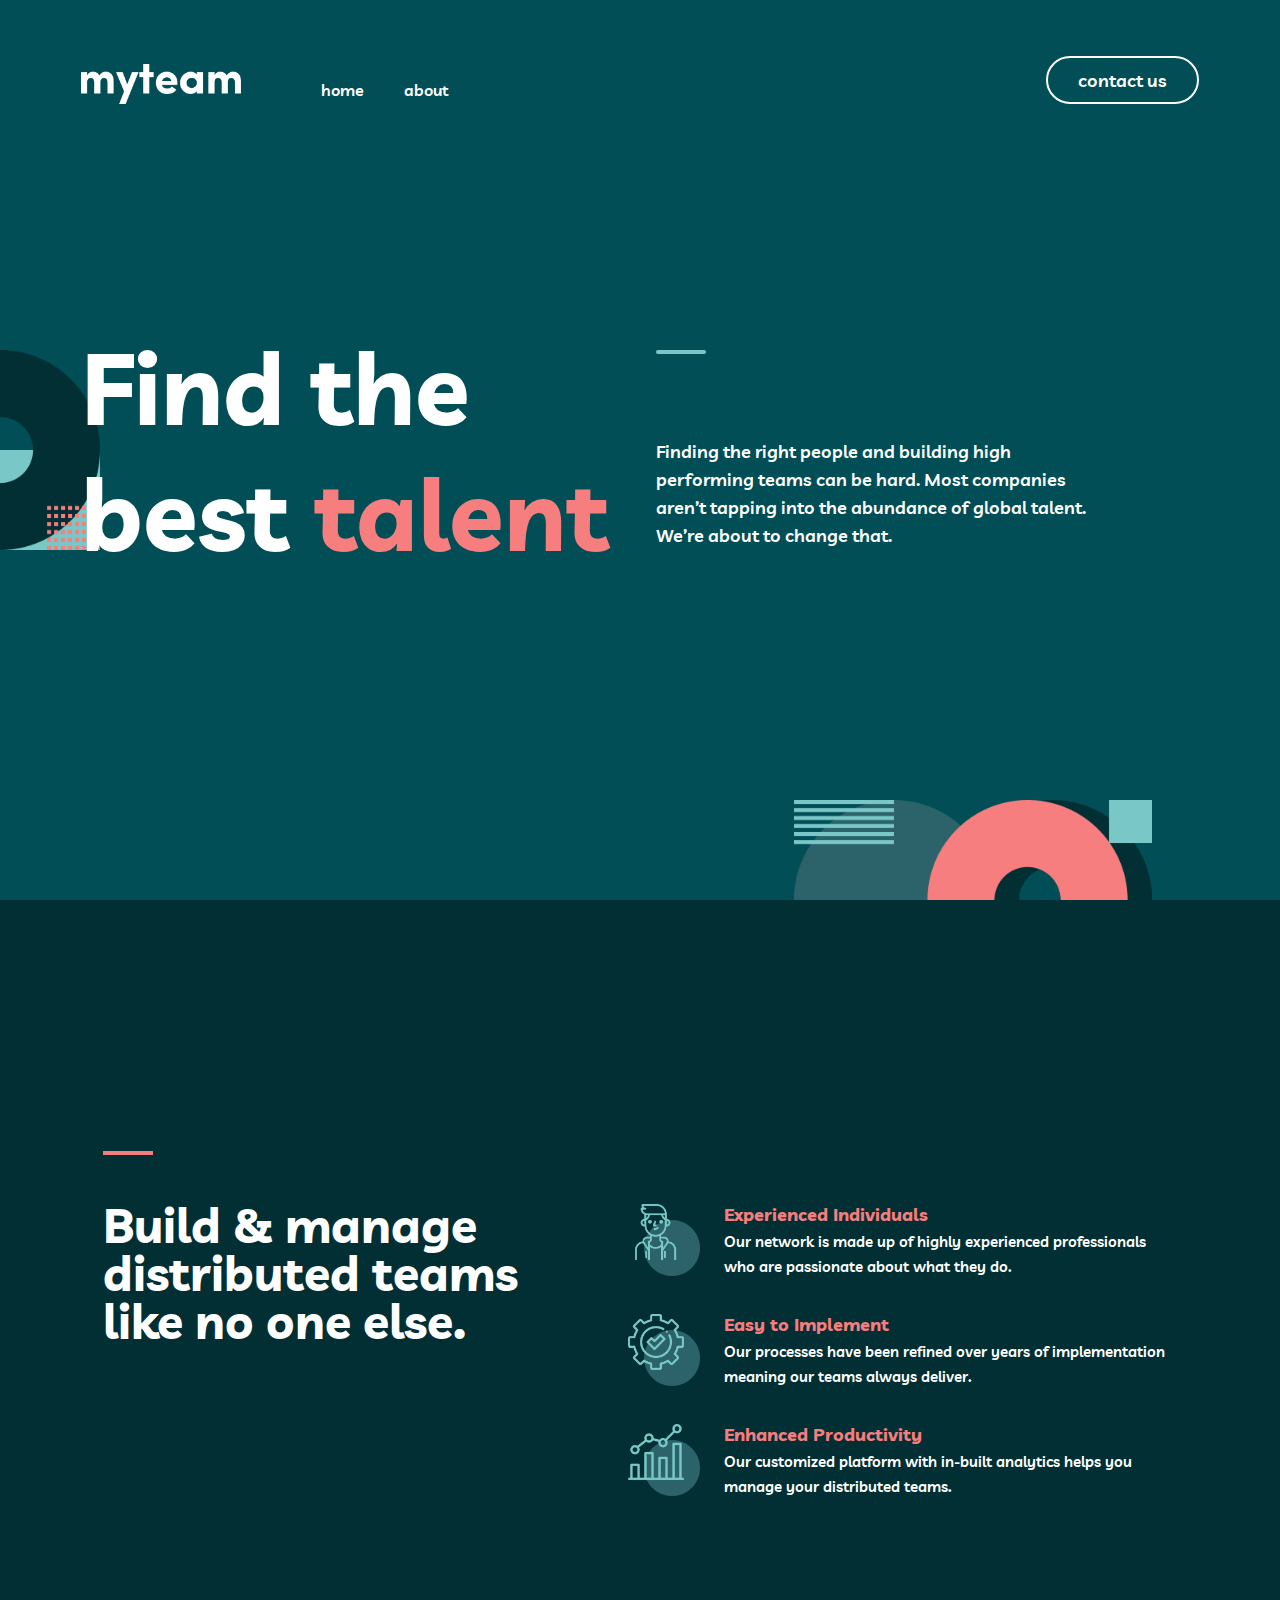
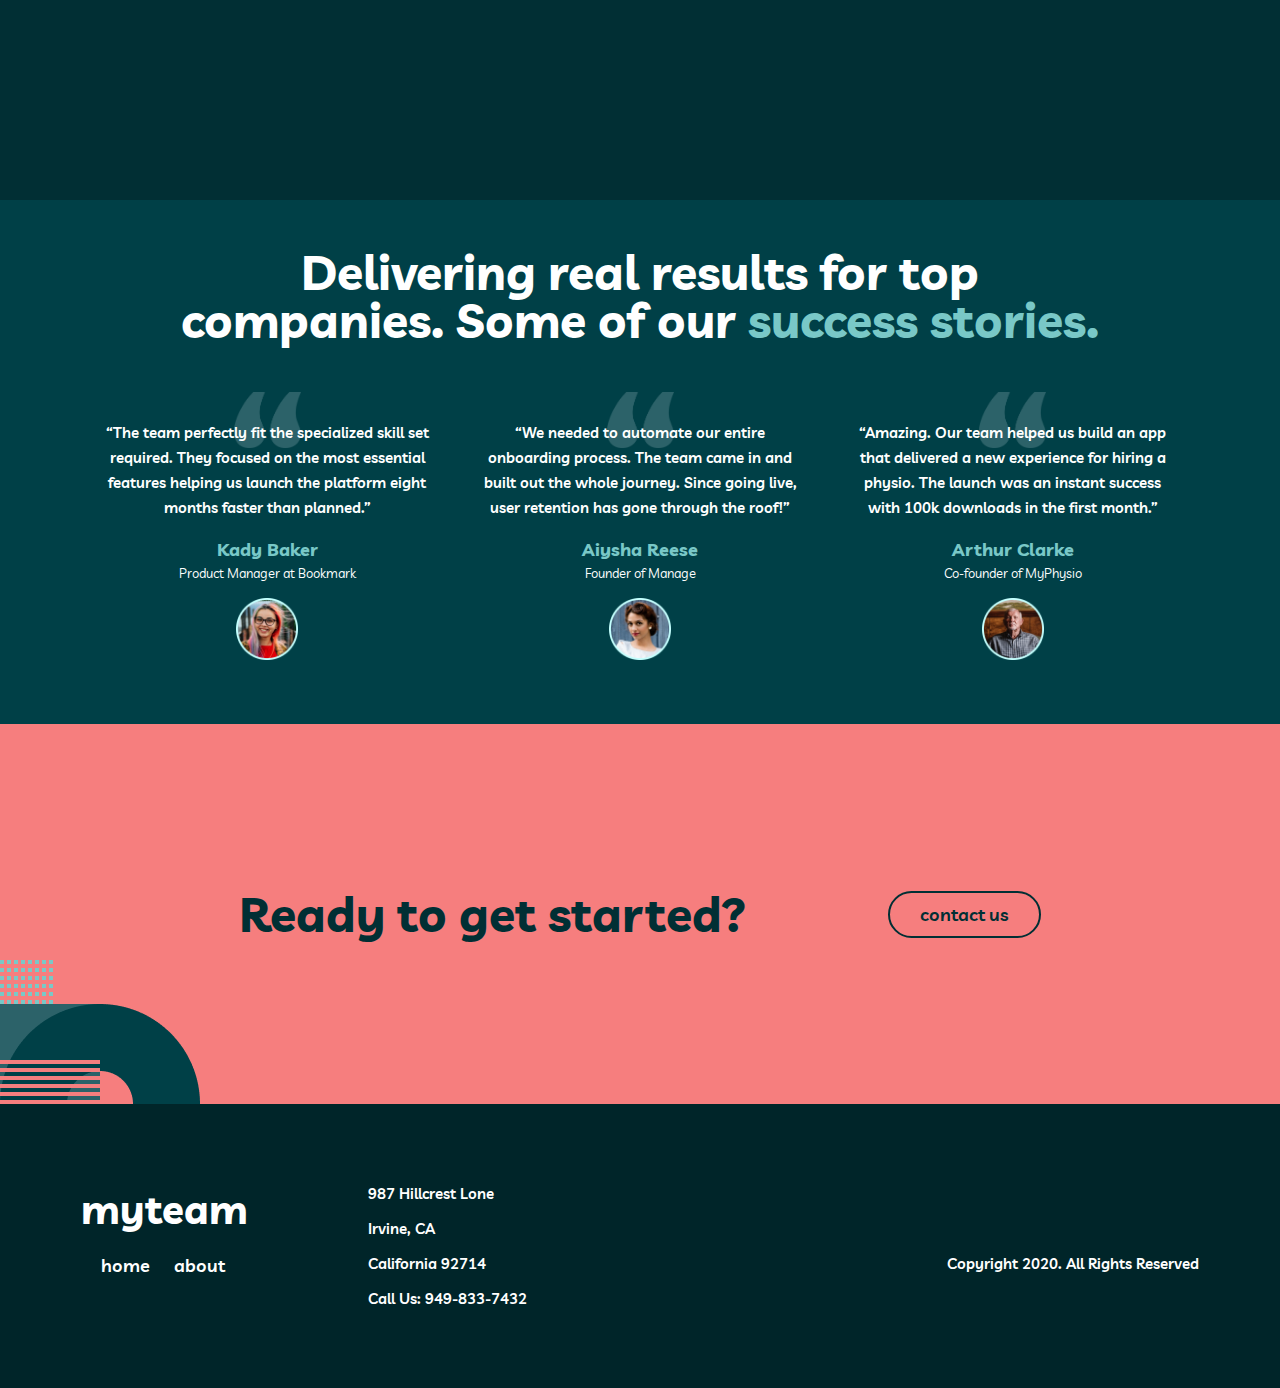
<file: index.html>
<!DOCTYPE html>
<html lang="en">
<head>
    <meta charset="UTF-8">
    <meta http-equiv="X-UA-Compatible" content="IE=edge">
    <meta name="viewport" content="width=device-width, initial-scale=1.0">
    <link rel="stylesheet" href="css/pages/home.css">
    <link rel="stylesheet" href="https://cdnjs.cloudflare.com/ajax/libs/font-awesome/6.4.0/css/all.min.css" integrity="sha512-iecdLmaskl7CVkqkXNQ/ZH/XLlvWZOJyj7Yy7tcenmpD1ypASozpmT/E0iPtmFIB46ZmdtAc9eNBvH0H/ZpiBw==" crossorigin="anonymous" referrerpolicy="no-referrer" />
    <title>Home</title>
</head>
<body>
    <header>
        <nav class="container">
            <div class="header__logo"><img src="images/myteam.png" alt=""></div>
            <div class="header__menu">
            <ul>
                <li><a href="index.html">home</a></li>
                <li><a href="about.html">about</a></li>
            </ul>
            <button class="header__contact-btn">
                <a href="contact.html">contact us</a>
            </button>
            <div id="closeNav"><i class="fa-solid fa-xmark"></i></div>
            </div>
            <div id="openNav"><i class="fa-solid fa-bars"></i></div>
        </nav>
    </header>
    <main>
        <section class="home__hero">
            <img class="home__hero-leftDisc" src="images/home/disk-left.png" alt="">
            <img class="home__hero-bottomDisc" src="images/home/disk-bottom.png" alt="">
            <div class="container">
                <div class="home__hero-wrapper">
                    <div class="home__heroText-large">
                    <h1>Find the best <span>talent</span></h1>
                    </div>
                    <div class="home__heroText-small">
                        <p>Finding the right people and building high performing teams can be hard. Most companies aren’t tapping into the abundance of global talent. We’re about to change that.</p>
                    </div>
                </div>
            </div>
        </section>
        <section class="home__teams">
            <div class="container">
                <div class="home__teams-wrapper">
                    <div class="home__teams-left">
                        <h1>Build & manage distributed teams like no one else.</h1>
                    </div>
                    <div class="home__teams-right">
                        <div class="home__teams-card">
                            <img src="images/home/icon-experienced.png" alt="">
                            <div class="text">
                                <h5>Experienced Individuals</h5>
                                <p>Our network is made up of highly experienced professionals who are passionate about what they do.</p>
                            </div>
                        </div>
                        <div class="home__teams-card">
                            <img src="images/home/icon-gear.png" alt="">
                            <div class="text">
                                <h5>Easy to Implement</h5>
                                <p>Our processes have been refined over years of implementation meaning our teams always deliver.</p>
                            </div>
                        </div>
                        <div class="home__teams-card">
                            <img src="images/home/icon-stat.png" alt="">
                            <div class="text">
                                <h5>Enhanced Productivity</h5>
                                <p>Our customized platform with in-built analytics helps you manage your distributed teams.</p>
                            </div>
                        </div>
                    </div>
                </div>
            </div>
        </section>
        <section class="about__stories">
            <div class="container">
                <div class="about__stories-wrapper">
                    <h1>Delivering real results for top companies. Some of our <span>success stories.</span></h1>
                    <div class="about__stories-cards">
                        <div class="about__stories-card">
                            <img src="images/home/quote.png" alt="">
                            <p> “The team perfectly fit the specialized skill set required. They focused on the most essential features helping us launch the platform eight months faster than planned.”</p>
                            <div>
                            <h4>Kady Baker</h4>
                            <p>Product Manager at Bookmark</p>
                            </div>
                            <img src="images/home/user-kady.png" alt="">
                        </div>
                        <div class="about__stories-card">
                            <img src="images/home/quote.png" alt="">
                            <p>“We needed to automate our entire onboarding process. The team came in and built out the whole journey. Since going live, user retention has gone through the roof!”</p>
                            <div>
                            <h4>Aiysha Reese</h4>
                            <p>Founder of Manage</p>
                            </div>
                            <img src="images/home/user-aiysha.png" alt="">
                        </div>
                        <div class="about__stories-card">
                            <img src="images/home/quote.png" alt="">
                            <p>“Amazing. Our team helped us build an app that delivered a new experience for hiring a physio. The launch was an instant success with 100k downloads in the first month.”</p>
                            <div>
                            <h4>Arthur Clarke</h4>
                            <p>Co-founder of MyPhysio</p>
                            </div>
                            <img src="images/home/user-arthur.png" alt="">
                        </div>
                    </div>
                </div>
            </div>
        </section>
        <section class="about__start">
            <img
              class="container__img-5"
              src="images/about/directors/bg-5.png"
              alt=""
            />
            <div class="container start__container">
              <div class="about__start-wrapper">
                <div class="about__start-content">
                  <h1>Ready to get started?</h1>
                </div>
                <a href="contact.html">contact us</a>
              </div>
            </div>
          </section>
        </main>
    <footer>
        <div class="container">
          <section class="footer-wrapper">
            <div class="footer-left">
              <div class="footer-content">
                <h1>myteam</h1>
                <a href="index.html">home</a>
                <a href="about.html">about</a>
              </div>
              <div class="footer-p">
                <p>987 Hillcrest Lone</p>
                <p>Irvine, CA</p>
                <p>California 92714</p>
                <p>Call Us: 949-833-7432</p>
              </div>
            </div>
            <div class="footer-right">
              <div class="footer-i">
                <i class="fa-brands fa-facebook"></i>
                <i class="fa-brands fa-pinterest"></i>
                <i class="fa-brands fa-twitter"></i>
              </div>
              <div class="footer-text">
                <h3>Copyright 2020. All Rights Reserved</h3>
              </div>
            </div>
          </section>
        </div>
      </footer>
</body>
<script src="js/script.js"></script>
</html>
</file>
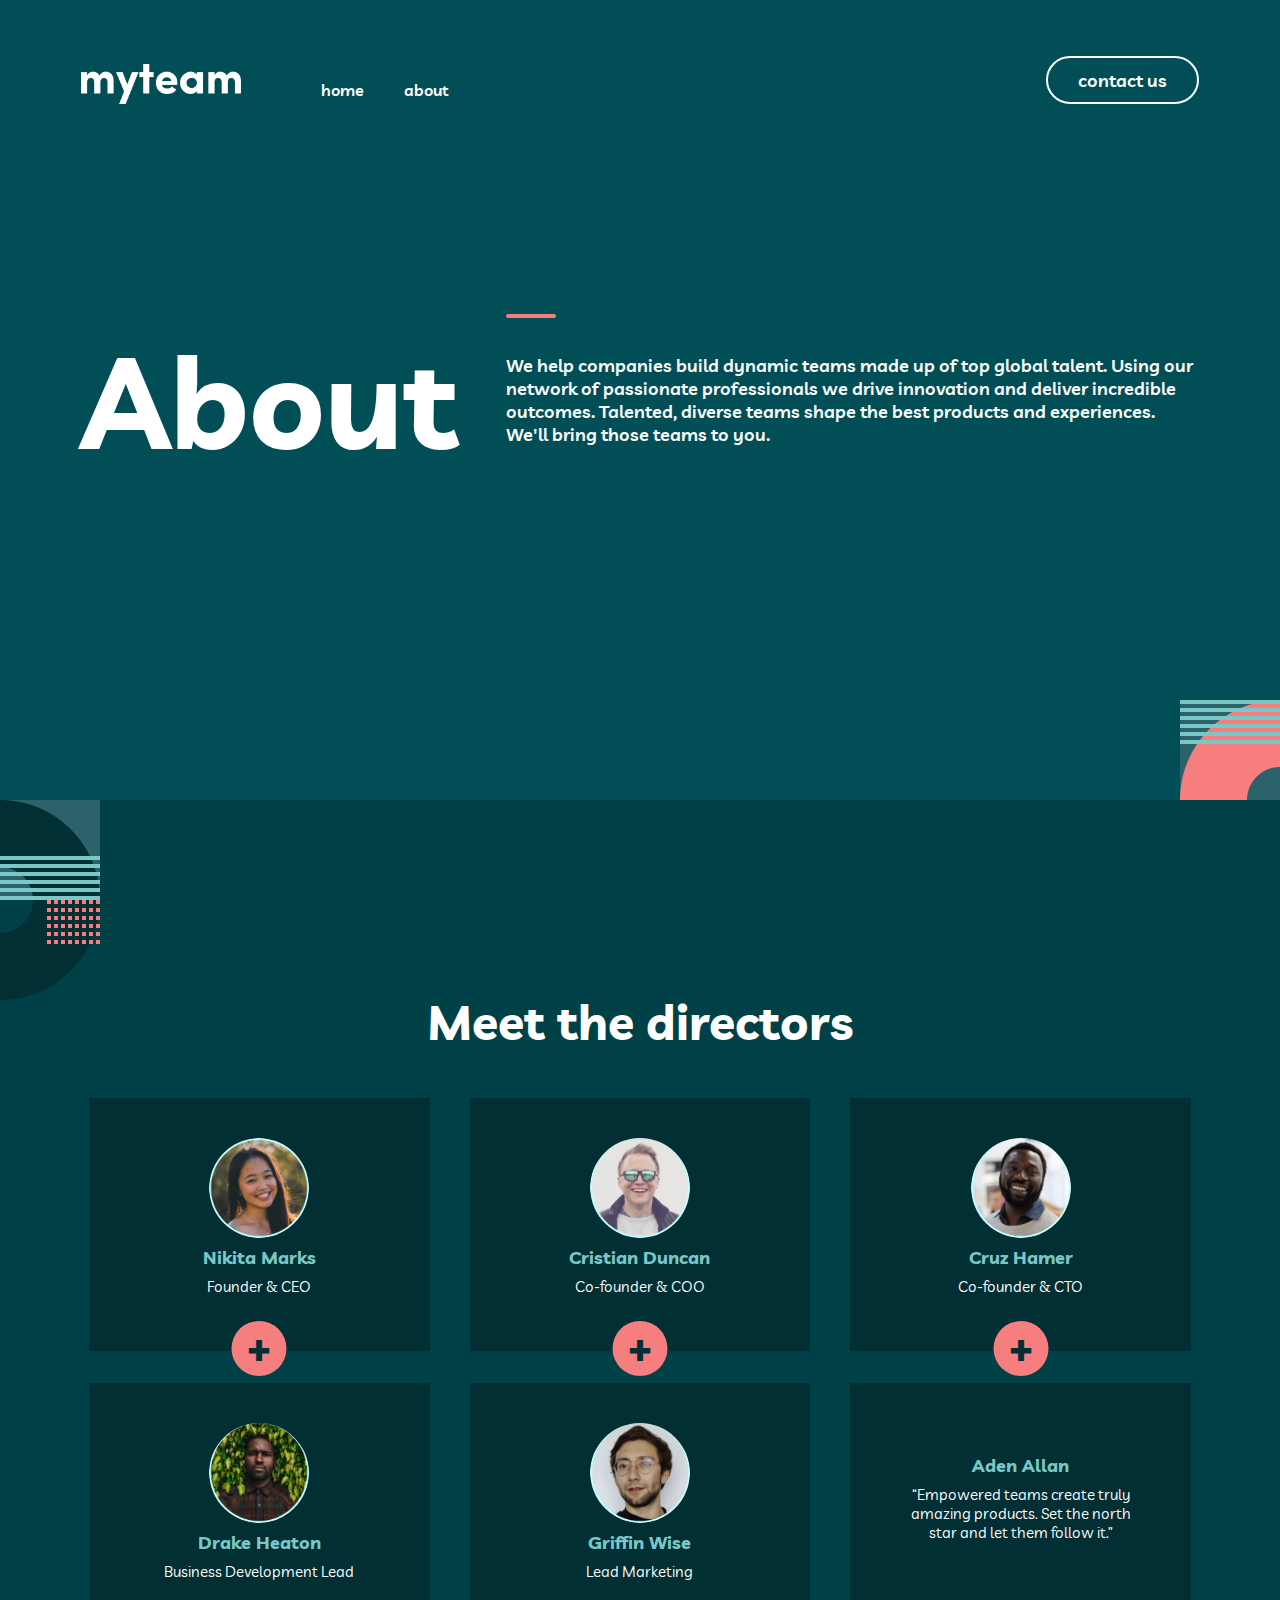
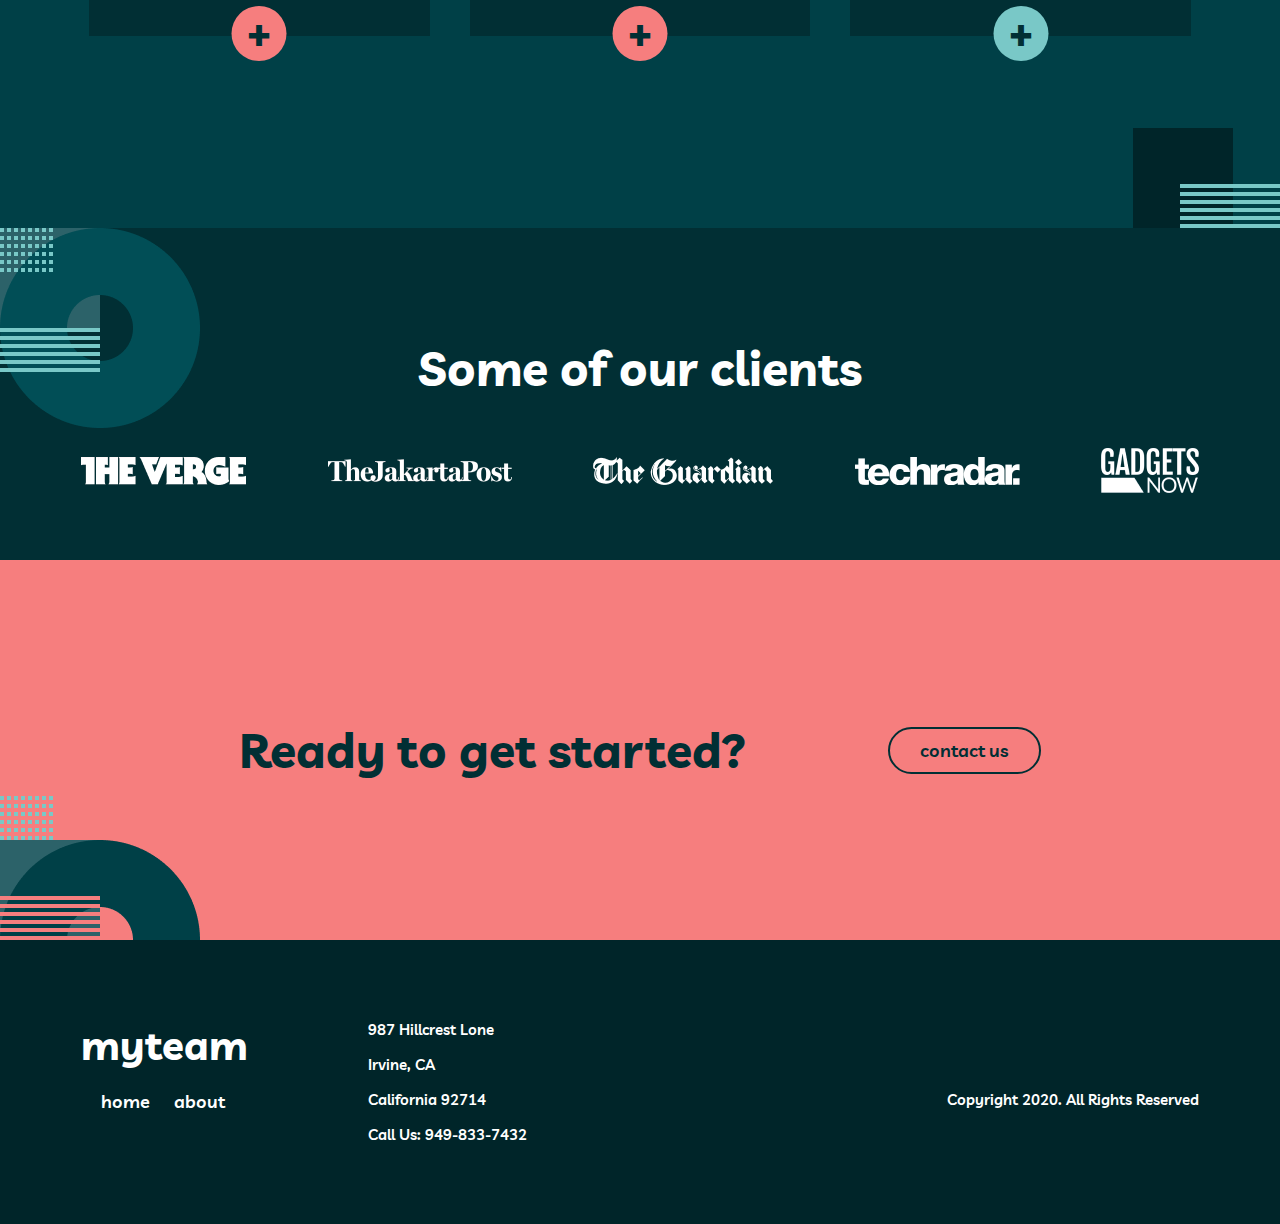
<file: about.html>
<!DOCTYPE html>
<html lang="en">
  <head>
    <meta charset="UTF-8" />
    <meta http-equiv="X-UA-Compatible" content="IE=edge" />
    <meta name="viewport" content="width=device-width, initial-scale=1.0" />
    <link
      rel="stylesheet"
      href="https://cdnjs.cloudflare.com/ajax/libs/font-awesome/6.4.0/css/all.min.css"
      integrity="sha512-iecdLmaskl7CVkqkXNQ/ZH/XLlvWZOJyj7Yy7tcenmpD1ypASozpmT/E0iPtmFIB46ZmdtAc9eNBvH0H/ZpiBw=="
      crossorigin="anonymous"
      referrerpolicy="no-referrer"
    />
    <title>About</title>
    <link rel="stylesheet" href="css/pages/about.css" />
  </head>
  <body>
    <header>
      <nav class="container">
        <div class="header__logo"><img src="images/myteam.png" alt="" /></div>
        <div class="header__menu">
          <ul>
            <li><a href="index.html">home</a></li>
            <li><a href="about.html">about</a></li>
          </ul>
          <button class="header__contact-btn">
            <a href="contact.html">contact us</a>
          </button>
          <div id="closeNav"><i class="fa-solid fa-xmark"></i></div>
        </div>
        <div id="openNav"><i class="fa-solid fa-bars"></i></div>
      </nav>
    </header>
    <main>
      <section class="about__hero">
        <div class="container">
          <div class="about__hero-wrapper">
            <div class="about__hero-h1">
              <h1>About</h1>
            </div>
            <div class="about__hero-p">
              <p>
                We help companies build dynamic teams made up of top global
                talent. Using our network of passionate professionals we drive
                innovation and deliver incredible outcomes. Talented, diverse
                teams shape the best products and experiences. We'll bring those
                teams to you.
              </p>
            </div>
          </div>
        </div>
        <img class="container__img" src="images/about/bg-1.png" alt="" />
      </section>
      <section class="about__directors">
        <img
          class="container__img-2"
          src="images/about/directors/bg-2.png"
          alt=""
        />
        <div class="container">
          <div class="about__directors-wrapper">
            <div class="about__directors-content">
              <h1>Meet the directors</h1>
            </div>
            <div class="about__directors-row">
              <div class="about__directors-card">
                <img src="images/about/directors/user-nikita (1).png" alt="" />
                <h3>Nikita Marks</h3>
                <p>Founder & CEO</p>
                <div class="about__directors-btn">+</div>
              </div>
              <div class="about__directors-card">
                <img src="images/about/directors/user2.png" alt="" />
                <h3>Cristian Duncan</h3>
                <p>Co-founder & COO</p>
                <div class="about__directors-btn">+</div>
              </div>
              <div class="about__directors-card">
                <img src="images/about/directors/user3.png" alt="" />
                <h3>Cruz Hamer</h3>
                <p>Co-founder & CTO</p>
                <div class="about__directors-btn">+</div>
              </div>
              <div class="about__directors-card">
                <img src="images/about/directors/user4.png" alt="" />
                <h3>Drake Heaton</h3>
                <p>Business Development Lead</p>
                <div class="about__directors-btn">+</div>
              </div>
              <div class="about__directors-card">
                <img src="images/about/directors/user5.png" alt="" />
                <h3>Griffin Wise</h3>
                <p>Lead Marketing</p>
                <div class="about__directors-btn">+</div>
              </div>
              <div class="about__directors-card">
                  <h3>Aden Allan</h3>
                  <p>
                    “Empowered teams create truly amazing products. Set the north
                    star and let them follow it.”
                  </p>
                  <div class="about__directors-socials">
                    <div class="social"><i class="fa-brands fa-twitter"></i></div>
                    <div class="social"><i class="fa-brands fa-linkedin"></i></div>
                    <div class="about__directors-btn">+</div>
                  </div>
              </div>
            </div>
          </div>
        </div>
        <img
          class="container__img-3"
          src="images/about/directors/bg-3.png"
          alt=""
        />
      </section>
      <section class="about__clients">
        <img
          class="container__img-4"
          src="images/about/directors/bg-4.png"
          alt=""
        />
        <div class="container">
          <div class="about__clients-wrapper">
            <div class="about__clients-content">
              <h1>Some of our clients</h1>
            </div>
            <div class="about__clients-row">
              <div class="about__clients-img">
                <img src="images/about/clients/logo-verge.png" alt="" />
              </div>
              <div class="about__clients-img">
                <img src="images/about/clients/logo-jakarta.png" alt="" />
              </div>
              <div class="about__clients-img">
                <img src="images/about/clients/logo-guardian.png" alt="" />
              </div>
              <div class="about__clients-img">
                <img src="images/about/clients/logo-techradar.png" alt="" />
              </div>
              <div class="about__clients-img">
                <img src="images/about/clients/logo-gadgets.png" alt="" />
              </div>
            </div>
          </div>
        </div>
      </section>
      <section class="about__start">
        <img
          class="container__img-5"
          src="images/about/directors/bg-5.png"
          alt=""
        />
        <div class="container start__container">
          <div class="about__start-wrapper">
            <div class="about__start-content">
              <h1>Ready to get started?</h1>
            </div>
            <div>
            <a href="contact.html">contact us</a>
            </div>
          </div>
        </div>
      </section>
    </main>
    <footer>
      <div class="container">
        <section class="footer-wrapper">
          <div class="footer-left">
            <div class="footer-content">
              <h1>myteam</h1>
              <a href="index.html">home</a>
              <a href="about.html">about</a>
            </div>
            <div class="footer-p">
              <p>987 Hillcrest Lone</p>
              <p>Irvine, CA</p>
              <p>California 92714</p>
              <p>Call Us: 949-833-7432</p>
            </div>
          </div>
          <div class="footer-right">
            <div class="footer-i">
              <i class="fa-brands fa-facebook"></i>
              <i class="fa-brands fa-pinterest"></i>
              <i class="fa-brands fa-twitter"></i>
            </div>
            <div class="footer-text">
              <h3>Copyright 2020. All Rights Reserved</h3>
            </div>
          </div>
        </section>
      </div>
    </footer>
  </body>
  <script src="js/script.js"></script>
</html>
</file>
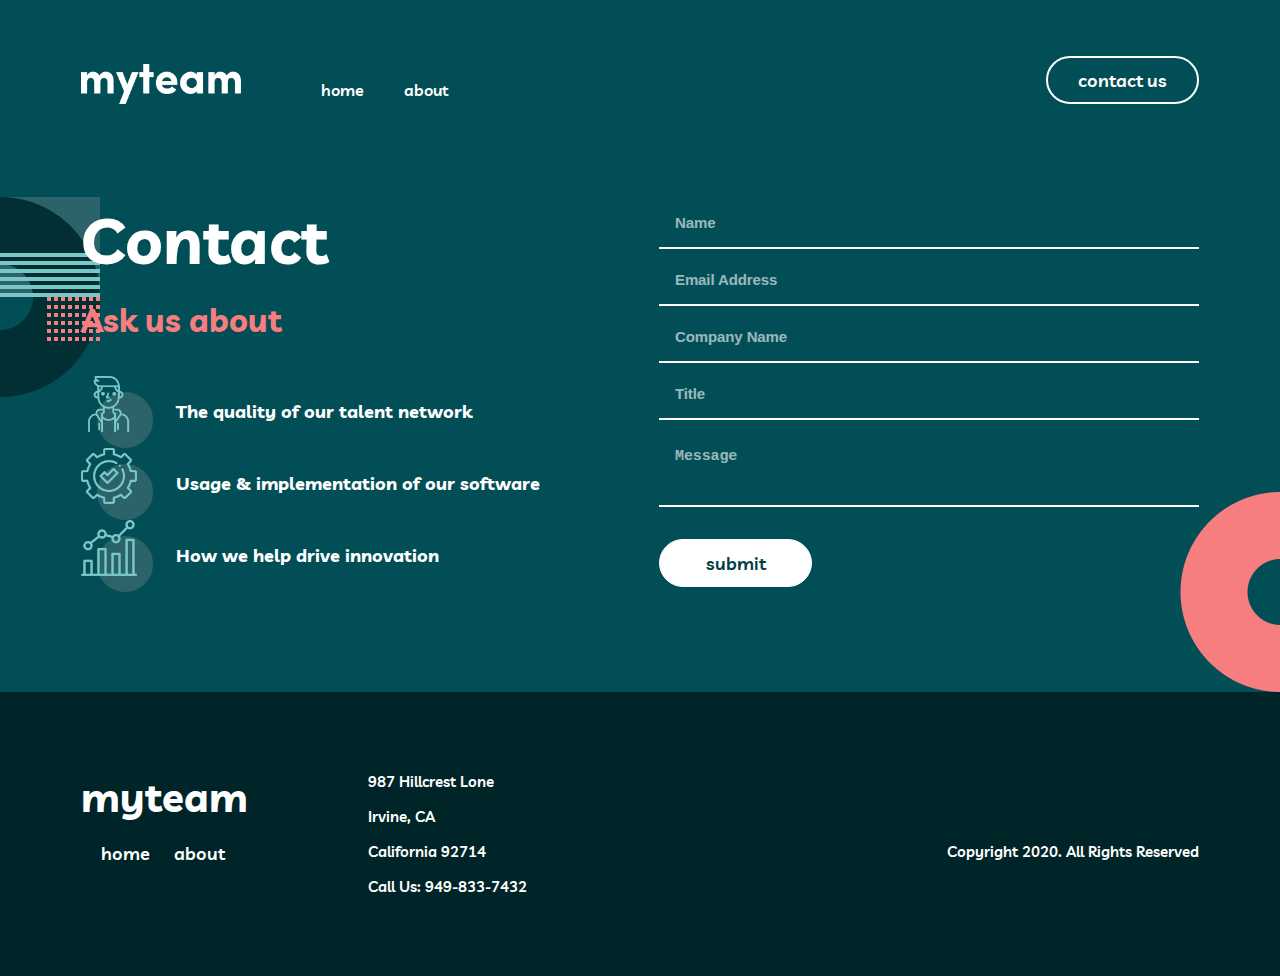
<file: contact.html>
<!DOCTYPE html>
<html lang="en">
<head>
    <meta charset="UTF-8">
    <meta http-equiv="X-UA-Compatible" content="IE=edge">
    <meta name="viewport" content="width=device-width, initial-scale=1.0">
    <link rel="stylesheet" href="css/pages/contact.css">
    <title>Contact</title>
</head>
<body>
     <header>
        <nav class="container">
            <div class="header__logo"><img src="images/myteam.png" alt=""></div>
            <div class="header__menu">
            <ul>
                <li><a href="index.html">home</a></li>
                <li><a href="about.html">about</a></li>
            </ul>
            <button class="header__contact-btn">
                <a href="contact.html">contact us</a>
            </button>
            <div id="closeNav"><i class="fa-solid fa-xmark"></i></div>
            </div>
            <div id="openNav"><i class="fa-solid fa-bars"></i></div>
        </nav>
    </header>
    <main>












        <section id="contact">
            <div class="container contact__hero">

                
                <div class="contact__left_part">
                    <h2>Contact</h2>
                    <span>Ask us about</span>
                    <div class="contact__hero-img_part">
                        <div class="hero__img_and_text" >
                            <img src="./images/home/icon-experienced.png" alt="">
                            <p>The quality of our talent network</p>
                        </div>
                         <div class="hero__img_and_text">
                            <img src="./images/home/icon-gear.png" alt="">
                            <p>Usage & implementation of our software</p>
                        </div>
                         <div class="hero__img_and_text">
                            <img src="./images/home/icon-stat.png" alt="">
                            <p>How we help drive innovation</p>
                        </div>
                    </div>
                </div>


                <div class="contact__inputs_part">
                    <form action="#">
                        <input required placeholder="Name" type="text">
                        <input required placeholder="Email Address" type="email">
                        <input required placeholder="Company Name"  type="text">
                        <input required placeholder="Title" type="text">

                        <textarea placeholder="Message" name="" id="" cols="30" rows="3"></textarea>
                        <button type="submit" >
                            submit
                        </button>
                    </form>
                    
                </div>
            </div>
        </section>
    </main>





















    <footer>
        <div class="container">
          <section class="footer-wrapper">
            <div class="footer-left">
              <div class="footer-content">
                <h1>myteam</h1>
                <a href="index.html">home</a>
                <a href="about.html">about</a>
              </div>
              <div class="footer-p">
                <p>987 Hillcrest Lone</p>
                <p>Irvine, CA</p>
                <p>California 92714</p>
                <p>Call Us: 949-833-7432</p>
              </div>
            </div>
            <div class="footer-right">
              <div class="footer-i">
                <i class="fa-brands fa-facebook"></i>
                <i class="fa-brands fa-pinterest"></i>
                <i class="fa-brands fa-twitter"></i>
              </div>
              <div class="footer-text">
                <h3>Copyright 2020. All Rights Reserved</h3>
              </div>
            </div>
          </section>
        </div>
      </footer>
</body>
</html>
</file>
<file: css/pages/home.css>
@import "../global.css";
.home__hero{
    background-color: var(--bgColor-light);
    min-height: 100vh;
    display: flex;
    justify-content: space-between;
    align-items: center;
}
.home__hero-leftDisc{
    width: 100px;
    height: 200px;
    position: absolute;
    z-index: 0;
    left: 0;
    top: 50%;
    transform: translateY(-50%);
    -webkit-transform: translateY(-50%);
    -moz-transform: translateY(-50%);
    -ms-transform: translateY(-50%);
    -o-transform: translateY(-50%);
}
.home__hero-bottomDisc{
    width: 358px;
    height: 100px;
    position: absolute;
    bottom: 0;
    right: 10%;
}
.home__hero-wrapper {
    width: 100%;
    display: flex;
    justify-content: center;
    flex-direction: row;
    align-items: center;
    gap: 2rem;
}
.home__heroText-large{
    width: 50%;
    color: var(--fontColor-white);
    z-index: 1;
}
.home__heroText-large span{
    color: var(--fontColor-pink);
}
.home__heroText-small{
    width: 50%;
    line-height: 28px;
    color: var(--fontColor-white);
}
.home__heroText-small p{
    max-width: 445px;
}
.home__heroText-small p{
    font-size: var(--fontSize-18);
    font-weight: 600;
    min-height: 200px;
    display: flex;
    align-items: end;
    position: relative;
}
.home__heroText-small p::before{
    content: '';
    position: absolute;
    top: 0;
    left: 0;
    width: 50px;
    height: 4px;
    border-radius: 5px;
    background-color: var(--fontColor-green);
    -webkit-border-radius: 5px;
    -moz-border-radius: 5px;
    -ms-border-radius: 5px;
    -o-border-radius: 5px;
}
.home__heroText-large h1{
    font-weight: 700;
    font-size: var(--fontSize-100);
}
.home__teams {
    background-color: var(--bgColor-dark);
    min-height: 100vh;
    display: flex;
    justify-content: center;
    align-items: center;
}
.home__teams .home__teams-wrapper{
    width: 100%;
    display: flex;
    justify-content: center;
    align-items: start;
    flex-direction: row;
    gap: 5rem;
}
.home__teams .home__teams-wrapper .home__teams-left{
    width: 445px;
}
.home__teams .home__teams-wrapper .home__teams-left h1{
    font-size: var(--fontSize-48);
    line-height: 48px;
    font-weight: 700;
    color: var(--fontColor-white);
    position: relative;
}
.home__teams .home__teams-wrapper .home__teams-right{
    max-width: 550px;
    gap: 2rem;
    display: flex;
    justify-content: center;
    align-items: center;
    flex-direction: column;
}
.home__teams .home__teams-wrapper .home__teams-right .home__teams-card {
    display: flex;
    justify-content: center;
    align-items: center;
    flex-direction: row;
    gap: 1.5rem;
    width: 100%;
}
.home__teams .home__teams-wrapper .home__teams-right .home__teams-card img{
    width: 72px;
    height: 72px;
}
.home__teams .home__teams-wrapper .home__teams-right .home__teams-card h5{
    font-size: var(--fontSize-18);
    font-weight: 700;
    line-height: 28px;
    color: var(--fontColor-pink);
}
.home__teams .home__teams-wrapper .home__teams-right .home__teams-card p{
    font-size: var(--fontSize-15);
    font-weight: 600;
    line-height: 25px;
    color: var(--fontColor-white);
}
.home__teams .home__teams-wrapper .home__teams-left h1::before{
    content: '';
    position: absolute;
    top: -50px;
    left: 0;
    width: 50px;
    height: 4px;
    background-color: var(--fontColor-pink);
}
.about__start {
    padding-top: 5rem;
    padding-bottom: 5rem;
    background-color: var(--fontColor-pink);
    position: relative;
}

.about__start .container__img-5 {
    position: absolute;
    bottom: 0;
    left: 0;
}
.about__start-wrapper {
    width: 100%;
    display: flex;
    justify-content: space-evenly;
    align-items: center;
    padding: 1rem;
}

.about__start-wrapper a {
    font-weight: 600;
    font-size: var(--fontSize-18);
    color: var(--bgColor-dark);
    padding: 10px 30px;
    border: 2px solid var(--bgColor-dark);
    border-radius: 25px;
    -webkit-border-radius: 25px;
    -moz-border-radius: 25px;
    -ms-border-radius: 25px;
    -o-border-radius: 25px;
}

.about__start-wrapper a:hover{
    background-color: var(--bgColor-dark);
    color: var(--fontColor-white);
    transition: .1s linear;
    -webkit-transition: .1s linear;
    -moz-transition: .1s linear;
    -ms-transition: .1s linear;
    -o-transition: .1s linear;
}

.container__img-5 {
    position: absolute;
    bottom: 0;
    left: 0;
}

.about__start-wrapper {
    width: 100%;
    display: flex;
    padding-top: 5rem;
    padding-bottom: 5rem;
    align-items: center;
}

.about__start-content h1 {
    font-size: var(--fontSize-48);
    color: var(--bgColor-dark);
    font-weight: 700;
}
.about__stories{
    background-color: var(--bgColor-medium);
    padding-top: 3rem;
    padding-bottom: 3rem;
}
.about__stories-wrapper{
    width: 100%;
    display: flex;
    justify-content: center;
    align-items: center;
    flex-direction: column;
    text-align: center;
    gap: 3rem;
}
.about__stories-wrapper h1{
    font-size: var(--fontSize-48);
    color: var(--fontColor-white);
    max-width: 932px;
    line-height: 48px;
    font-weight: 700;
}
.about__stories-wrapper h1 span{
    color: var(--fontColor-green);
}
.about__stories-wrapper .about__stories-cards{
    width: 100%;
    display: flex;
    justify-content: center;
    align-items: center;
    flex-direction: row;
    flex-wrap: wrap;
    gap: 1rem;
}
.about__stories-wrapper .about__stories-cards .about__stories-card{
    width: calc(100% / 3 - 1rem);
    position: relative;
    display: flex;
    justify-content: center;
    align-items: center;
    flex-direction: column;
    text-align: center;
    gap: 1rem;
    padding-top: 1.75rem !important;
    padding: 1rem;
}
.about__stories-wrapper .about__stories-cards .about__stories-card img:first-child{
    width: 67px;
    top: 0;
    height: 56px;
    position: absolute;
    z-index: 1;
}
.about__stories-wrapper .about__stories-cards .about__stories-card img:last-child{
    width: 62px;
    height: 62px;
}
.about__stories-wrapper .about__stories-cards .about__stories-card p:nth-child(2){
    z-index: 2;
    font-size: var(--fontSize-15);
    color: var(--fontColor-white);
    font-weight: 600;
    line-height: 25px;
}
.about__stories-wrapper .about__stories-cards .about__stories-card p:last-child{
    font-size: var(--fontSize-13);
    color: var(--fontColor-white);
    line-height: 18px;
    font-weight: 400;
}
.about__stories-wrapper .about__stories-cards .about__stories-card h4{
    font-size: var(--fontSize-18);
    color: var(--fontColor-green);
    line-height: 28px;
    font-weight: 700;
}
/*==================================RESPONSIVE==================================*/

@media (max-width: 1150px) {
    .home__hero{
        padding-top: 80px;
    }
}
@media (max-width: 900px) {
    .home__hero-wrapper{
        flex-direction: column;
        justify-content: center;
        align-items: center;
        gap: 1rem;
    }
    .home__heroText-large,
    .home__heroText-small {
        width: 500px;
        display: flex;
        text-align: center;
        align-items: center;
        justify-content: center;
    }
    .home__heroText-large h1{
        max-width: 400px;
        font-size: var(--fontSize-64);
    }
    .home__hero-leftDisc{
        display: none;
    }
    .home__heroText-small p::before{
        display: none;
    }
    .home__heroText-small p{
        min-height: 0;
    }
    .home__teams .home__teams-wrapper{
        width: 100%;
        flex-direction: column;
        justify-content: start;
        align-items: start;
        padding-top: 3rem;
        padding-bottom: 3rem;
        gap: 2rem;
    }
    .home__teams .home__teams-wrapper .home__teams-left,
    .home__teams .home__teams-wrapper .home__teams-right{
        width: 100% !important;
    }
    .home__teams .home__teams-wrapper .home__teams-left h1{
        font-size: var(--fontSize-32);
    }
    .about__stories-wrapper .about__stories-card{
        width: calc(100% / 2 - 1rem) !important;
    }
}
@media (max-width: 550px) {
    .home__hero-wrapper{
        flex-direction: column;
        justify-content: center;
        align-items: center;
        gap: 1rem;
    }
    .home__heroText-large,
    .home__heroText-small {
        width: 100%;
        display: flex;
        text-align: center;
        align-items: center;
        justify-content: center;
    }
    .home__heroText-small p{
        font-size: var(--fontSize-15);
    }
    .home__heroText-large h1{
        max-width: 400px;
        font-size: var(--fontSize-64);
    }
    .home__teams .home__teams-wrapper .home__teams-right .home__teams-card {
        flex-direction: column;
        justify-content: center;
        align-items: center;
        text-align: center;
        gap: 0;
    }
    .about__stories-wrapper h1{
        font-size: var(--fontSize-32);
    }
}
@media (max-width: 700px) {
    .about__stories-wrapper .about__stories-card{
        width: 100% !important;
        max-width: 350px;
    }
}
</file>
<file: css/pages/about.css>
@import "../global.css";

.about__hero {
    width: 100%;
    background-color: var(--bgColor-light);
    min-height: 800px;
    display: flex;
    justify-content: center;
    align-items: center;
}

.about__hero-wrapper {
    width: 100%;
    display: flex;
    justify-content: space-between;
    flex-direction: row;
    align-items: center;
    gap: 3rem;
}

.about__hero-h1 {
    font-weight: 700;
    font-size: var(--fontSize-64);
    color: var(--fontColor-white);
    display: flex;
    justify-content: center;
    align-items: center;
}

.about__hero-p {
    font-weight: 600;
    font-size: var(--fontSize-18);
    color: var(--fontColor-white);
    position: relative;
    display: flex;
    justify-content: center;
    align-items: center;
}

.about__hero-p::before {
    content: '';
    position: absolute;
    top: -40px;
    left: 0;
    width: 50px;
    height: 4px;
    background-color: var(--fontColor-pink);
    border-radius: 2px;
    -webkit-border-radius: 2px;
    -moz-border-radius: 2px;
    -ms-border-radius: 2px;
    -o-border-radius: 2px;
}

.container__img {
    position: absolute;
    bottom: 0;
    right: 0;
}

.container__img-2 {
    left: 0;
    top: 0;
    position: absolute;
}

.container__img-3 {
    right: 0;
    bottom: 0;
    position: absolute;
}

.about__directors {
    display: flex;
    position: relative;
    justify-content: center;
    align-items: center;
    background-color: var(--bgColor-medium);
    padding-top: 12rem;
    padding-bottom: 12rem;
}

.about__directors-wrapper {
    width: 100%;
    display: flex;
    justify-content: center;
    align-items: center;
    flex-direction: column;
    gap: 1rem;
}

.about__directors-row {
    width: 100%;
    display: flex;
    flex-direction: row;
    justify-content: space-evenly;
    flex-wrap: wrap;
    gap: 2rem;
}

.about__directors-card {
    width: calc(100% / 3 - 2rem);
    height: 253px;
    display: flex;
    justify-content: center;
    align-items: center;
    flex-direction: column;
    gap: .5rem;
    position: relative;
    background-color: var(--bgColor-dark);
    transition: 0.5s;
    -webkit-transition: 0.5s;
    -moz-transition: 0.5s;
    -ms-transition: 0.5s;
    -o-transition: 0.5s;
}
.about__directors-card img {
    border-radius: 50%;
    -webkit-border-radius: 50%;
    -moz-border-radius: 50%;
    -ms-border-radius: 50%;
    -o-border-radius: 50%;
}

.about__directors-btn {
    width: 55px;
    height: 55px;
    border-radius: 50%;
    text-align: center;
    font-size: var(--fontSize-40);
    font-weight: 700;
    cursor: pointer;
    -webkit-border-radius: 50%;
    -moz-border-radius: 50%;
    -ms-border-radius: 50%;
    -o-border-radius: 50%;
    color: var(--bgColor-dark);
    position: absolute;
    background-color: var(--fontColor-pink);
    bottom: -10%;
    left: 50%;
    transform: translateX(-50%);
    transition: 0.5s;
    -webkit-transition: 0.5s;
    -moz-transition: 0.5s;
    -ms-transition: 0.5s;
    -o-transition: 0.5s;
    -webkit-transform: translateX(-50%);
    -moz-transform: translateX(-50%);
    -ms-transform: translateX(-50%);
    -o-transform: translateX(-50%);
}

.about__directors-btn:hover {
    background-color: var(--fontColor-green);
}

.about__directors-content h1 {
    font-size: var(--fontSize-48);
    color: var(--fontColor-white);
    margin-bottom: 30px;
    font-weight: 700;
}

.about__directors-card h3 {
    font-size: var(--fontSize-18);
    color: var(--fontColor-green);
    font-weight: 700;
}

.about__directors-card:hover {
    background-color: var(--bgColor-darker);
}

.about__directors-card p {
    color: var(--fontColor-white);
    font-size: var(--fontSize-15);
}

.about__directors-card p {
    text-align: center;
    width: 250px;
    margin-bottom: 15px;
}

.social i {
    width: 30px;
    height: 1px;
    color: var(--fontColor-white);
    cursor: pointer;
    transition: 0.1s;
    -webkit-transition: 0.1s;
    -moz-transition: 0.1s;
    -ms-transition: 0.1s;
    -o-transition: 0.1s;
}

.social i:hover {
    color: var(--fontColor-pink);
}

.about__directors-socials {
    display: flex;
}

.about__directors-card img {
    width: 100px;
    height: 100px;
}

.about__directors-card:last-child .about__directors-btn {
    background-color: #79C8C7;
}

.about__directors-btn6:hover {
    background-color: var(--fontColor-pink);
}

.about__clients {
    padding: 0 0 7vh 0;
    background-color: var(--bgColor-dark);
}

.about__clients-content h1 {
    width: 100%;
    font-size: var(--fontSize-48);
    font-weight: 700;
    color: var(--fontColor-white);
    display: flex;
    padding-top: 110px;
    align-items: center;
    justify-content: center;
    margin-bottom: 50px;
}

.about__clients-row {
    display: flex;
    justify-content: space-between;
    align-items: center;
}

.about__clients-img {
    color: var(--fontColor-white);
    cursor: pointer;
}

.container__img-4 {
    position: absolute;
}

.about__start {
    padding-top: 5rem;
    padding-bottom: 5rem;
    background-color: var(--fontColor-pink);
    position: relative;
}

.about__start .container__img-5 {
    position: absolute;
    bottom: 0;
    left: 0;
}
.about__start-wrapper {
    width: 100%;
    display: flex;
    justify-content: space-evenly;
    align-items: center;
    padding: 1rem;
}

.about__start-wrapper a {
    font-weight: 600;
    font-size: var(--fontSize-18);
    color: var(--bgColor-dark);
    padding: 10px 30px;
    border: 2px solid var(--bgColor-dark);
    border-radius: 25px;
    -webkit-border-radius: 25px;
    -moz-border-radius: 25px;
    -ms-border-radius: 25px;
    -o-border-radius: 25px;
}

.about__start-wrapper a:hover{
    background-color: var(--bgColor-dark);
    color: var(--fontColor-white);
    transition: .1s linear;
    -webkit-transition: .1s linear;
    -moz-transition: .1s linear;
    -ms-transition: .1s linear;
    -o-transition: .1s linear;
}

.container__img-5 {
    position: absolute;
    bottom: 0;
    left: 0;
}

.about__start-wrapper {
    width: 100%;
    display: flex;
    padding-top: 5rem;
    padding-bottom: 5rem;
    align-items: center;
    flex-direction: row;
    flex-wrap: wrap;
}

.about__start-content h1 {
    font-size: var(--fontSize-48);
    color: var(--bgColor-dark);
    font-weight: 700;
}

/* ------------------Responsive------------------- */

@media (max-width: 1250px) {
    .container__img-5 {
        width: 130px;
    }
}

@media (max-width: 1000px) {
    .about__start-wrapper {
        flex-direction: column !important;
    }
    .about__start-content h1 {
        font-size: var(--fontSize-40);
        margin-bottom: 25px;
    }
}

@media (max-width: 900px) {
    .about__hero-wrapper {
        flex-direction: column;
        text-align: center;
        gap: 0rem;
    }
    .about__hero-h1 {
        font-size: var(--fontSize-40);
    }
    .about__hero-p {
        font-size: var(--fontSize-15);
    }
    .about__hero-p::before {
        display: none;
    }
    .container__img {
        width: 90px;
    }
    .about__directors-card{
        width: calc(100% / 2 - 2rem);
    }
    .container__img-2 {
        width: 65px;
    }
    .container__img-3 {
        width: 45px;
    }
    .container__img-4 {
        width: 105px;
    }
    .container__img-5 {
        width: 100px;
    }
    .about__clients-row {
        flex-direction: column;
    }
    .about__clients-img {
        margin-bottom: 25px;
    }
    .about__directors-card6 {
        margin-bottom: 70px;
    }
}

@media (max-width: 650px) {
    .about__start-wrapper a {
        margin-bottom: 20px;
    }
    .about__start-content{
        width: 100%;
        text-align: center;
    }
}

@media (max-width: 550px) {
    .container__img {
        width: 70px;
    }
    .about__directors-card{
        width: 95%;
    }
    .container__img-2 {
        width: 45px;
    }
    .container__img-3 {
        width: 25px;
    }
    .container__img-4 {
        width: 90px;
    }
    .about__clients-content h1 {
        text-align: center;
    }
}

@media (max-width: 450px) {
    .about__start-content h1 {
        text-align: center;
    }
    .about__directors-content h1 {
        text-align: center;
    }
}
</file>
<file: css/pages/contact.css>
@import "../global.css";

#contact {
    padding: 200px 0px 100px;
    background: url(../../images/contact/contactleft.png) no-repeat 0 40%, url(../../images/contact/contactbottom.png) no-repeat 100% 100%;
    background-color: var(--bgColor-light);
}


.contact__hero {
    display: flex;
    justify-content: space-between;
}
.contact__left_part h2 {
    margin-bottom: 16px;
    font-size: var(--fontSize-64);
    color: var(--fontColor-white);
}

.contact__left_part > span {
    margin-bottom: 32px;
    display: inline-block;
    font-size: var(--fontSize-32);
    line-height: 48px;
    font-weight: 700;
    color: var(--fontColor-pink);
}

.contact__hero-img_part {
    max-width: 535px;
    display: grid;
    grid-template-columns: 1fr;
}
.hero__img_and_text {
    display: flex;
    align-items: center;
    gap: 23px;
}
.hero__img_and_text img {
    max-width: 72px;
    max-height: 72px;
}
.hero__img_and_text p {
    font-weight: 700;
    font-size: var(--fontSize-18);
    line-height: 18px;
    color: var(--fontColor-white);
}


.contact__inputs_part input,
.contact__inputs_part textarea {
    display: block;
    width: 540px;
    margin-bottom: 8px;
    padding: 16px;
    resize: none;
    outline: none;
    background: transparent;
    border: none;
    border-bottom: 2px solid #FFFFFF;
    cursor: pointer;
}


input::placeholder,
textarea::placeholder {
    font-weight: 600;
    font-size: var(--fontSize-15);
    line-height: 25px;
    letter-spacing: -0.11px;
    mix-blend-mode: normal;
    opacity: 0.6;
    color: var(--fontColor-white);
}

.contact__inputs_part button {
    margin-top: 24px;
    border: 1px solid #FFFFFF;
    background-color: #fff;
    color: var(--bgColor-medium);
}
</file>
